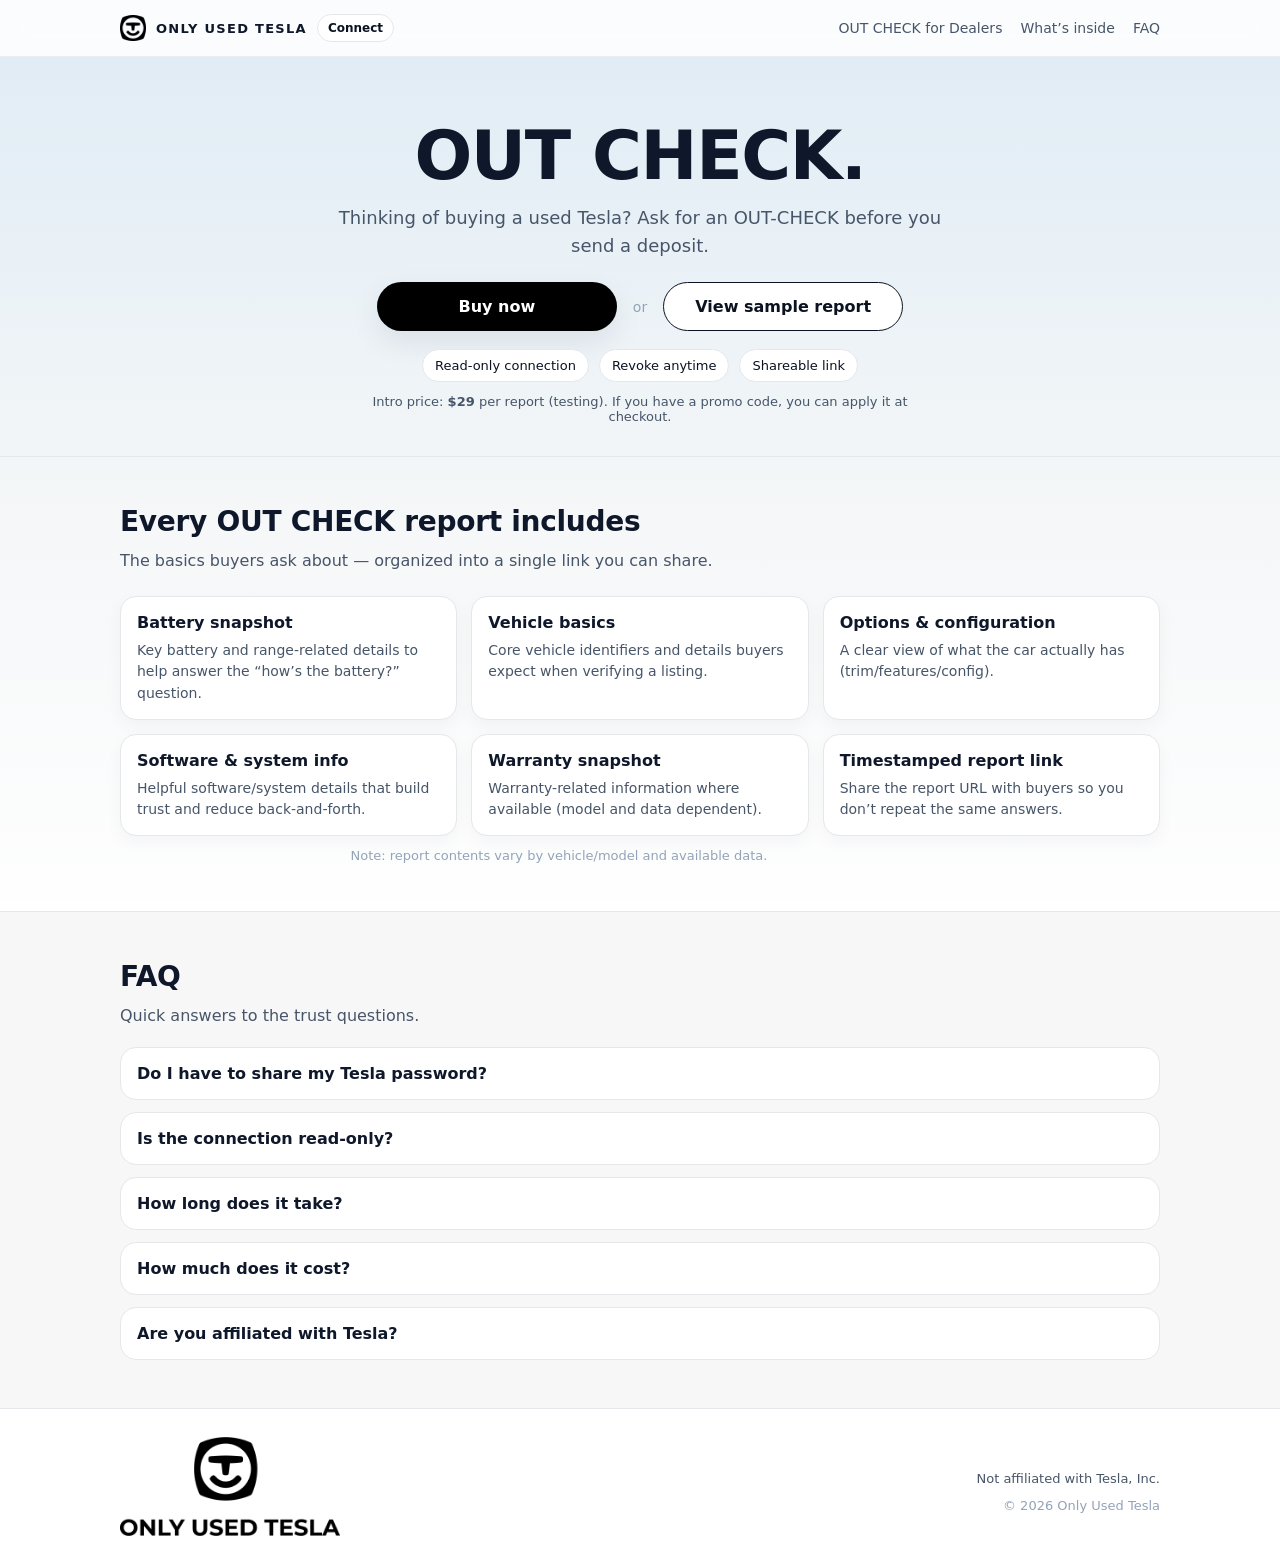
<file: index.html>
<!doctype html>
<html lang="en">
<head>
  <meta charset="utf-8" />
  <meta name="viewport" content="width=device-width,initial-scale=1" />
  <title>OUT CHECK — Tesla report for private sales</title>
  <meta name="description" content="OUT CHECK is a shareable Tesla report you can generate from your vehicle data for private buyers." />

  <link rel="icon" href="assets/icon.png" />
  <link rel="stylesheet" href="assets/styles.css" />
</head>
<body>
  <header class="site-header">
    <div class="container header-inner">
      <a class="brand" href="#top" aria-label="Only Used Tesla">
        <img class="brand-icon" src="assets/icon.png" alt="" />
        <span class="brand-name">ONLY USED TESLA</span>
        <span class="brand-badge">Connect</span>
      </a>

      <nav class="nav">
        <a class="nav-link" href="./dealers.html">OUT CHECK for Dealers</a>
        <a class="nav-link" href="#included">What’s inside</a>
        <a class="nav-link" href="#faq">FAQ</a>
      </nav>
    </div>
  </header>

  <main id="top">
    <section class="hero">
      <div class="container hero-inner">
        <div class="hero-copy">
          <h1 class="hero-title">OUT CHECK.</h1>
          <p class="hero-subtitle">
            Thinking of buying a used Tesla? Ask for an OUT-CHECK before you send a deposit.
          </p>

          <div class="cta-row" role="group" aria-label="Primary actions">
            <a class="btn btn-primary btn-lg"
               href="/connect-progress.html/"
               data-modal-src="/connect-progress.html/">
              Buy now
            </a>

            <span class="cta-or" aria-hidden="true">or</span>

            <a class="btn btn-secondary btn-lg"
               href="/OUT-report/"
               data-modal-src="/OUT-report/">
              View sample report
            </a>
          </div>

          <div class="hero-meta">
            <div class="pill-row" aria-label="Key benefits">
              <span class="pill">Read-only connection</span>
              <span class="pill">Revoke anytime</span>
              <span class="pill">Shareable link</span>
            </div>

            <p class="fineprint">
              Intro price: <strong>$29</strong> per report (testing). If you have a promo code, you can apply it at checkout.
            </p>
          </div>
        </div>
      </div>
    </section>

    <section id="included" class="section">
      <div class="container">
        <h2 class="section-title">Every OUT CHECK report includes</h2>
        <p class="section-subtitle">
          The basics buyers ask about — organized into a single link you can share.
        </p>

        <div class="feature-grid">
          <div class="card">
            <h3 class="card-title">Battery snapshot</h3>
            <p class="card-text">Key battery and range-related details to help answer the “how’s the battery?” question.</p>
          </div>

          <div class="card">
            <h3 class="card-title">Vehicle basics</h3>
            <p class="card-text">Core vehicle identifiers and details buyers expect when verifying a listing.</p>
          </div>

          <div class="card">
            <h3 class="card-title">Options & configuration</h3>
            <p class="card-text">A clear view of what the car actually has (trim/features/config).</p>
          </div>

          <div class="card">
            <h3 class="card-title">Software & system info</h3>
            <p class="card-text">Helpful software/system details that build trust and reduce back-and-forth.</p>
          </div>

          <div class="card">
            <h3 class="card-title">Warranty snapshot</h3>
            <p class="card-text">Warranty-related information where available (model and data dependent).</p>
          </div>

          <div class="card">
            <h3 class="card-title">Timestamped report link</h3>
            <p class="card-text">Share the report URL with buyers so you don’t repeat the same answers.</p>
          </div>
        </div>

        <p class="fineprint subtle">
          Note: report contents vary by vehicle/model and available data.
        </p>
      </div>
    </section>

    <section id="faq" class="section section-muted">
      <div class="container">
        <h2 class="section-title">FAQ</h2>
        <p class="section-subtitle">
          Quick answers to the trust questions.
        </p>

        <div class="faq">
          <details class="faq-item">
            <summary>Do I have to share my Tesla password?</summary>
            <div class="faq-body">
              <p>No. OUT CHECK is designed so you don’t hand over your Tesla account password to a buyer.</p>
            </div>
          </details>

          <details class="faq-item">
            <summary>Is the connection read-only?</summary>
            <div class="faq-body">
              <p>Yes — the goal is verification/reporting, not controlling the vehicle.</p>
            </div>
          </details>

          <details class="faq-item">
            <summary>How long does it take?</summary>
            <div class="faq-body">
              <p>Usually about a minute or two. You connect, then we generate a shareable report link.</p>
            </div>
          </details>

          <details class="faq-item">
            <summary>How much does it cost?</summary>
            <div class="faq-body">
              <p>We’re currently testing pricing. Intro price is <strong>$20</strong> per report.</p>
            </div>
          </details>

          <details class="faq-item">
            <summary>Are you affiliated with Tesla?</summary>
            <div class="faq-body">
              <p>No. OUT CHECK / Only Used Tesla is not affiliated with Tesla, Inc.</p>
            </div>
          </details>
        </div>
      </div>
    </section>

    <footer class="footer">
      <div class="container footer-inner">
        <div class="footer-left">
          <img class="footer-logo" src="assets/logo-wordmark.png" alt="Only Used Tesla" />
        </div>
        <div class="footer-right">
          <p class="fineprint">
            Not affiliated with Tesla, Inc.
          </p>
          <p class="fineprint subtle">
            © <span id="year"></span> Only Used Tesla
          </p>
        </div>
      </div>
    </footer>
  </main>

  <!-- Modal / Lightbox -->
  <div class="modal" id="modal" aria-hidden="true" role="dialog" aria-label="Dialog">
    <div class="modal-backdrop" data-modal-close></div>
    <div class="modal-panel" role="document">
      <button class="modal-close" type="button" aria-label="Close" data-modal-close>×</button>
      <iframe class="modal-iframe" title="Embedded content" src="about:blank"></iframe>
    </div>
  </div>

  <script src="assets/app.js"></script>
</body>
</html>
</file>
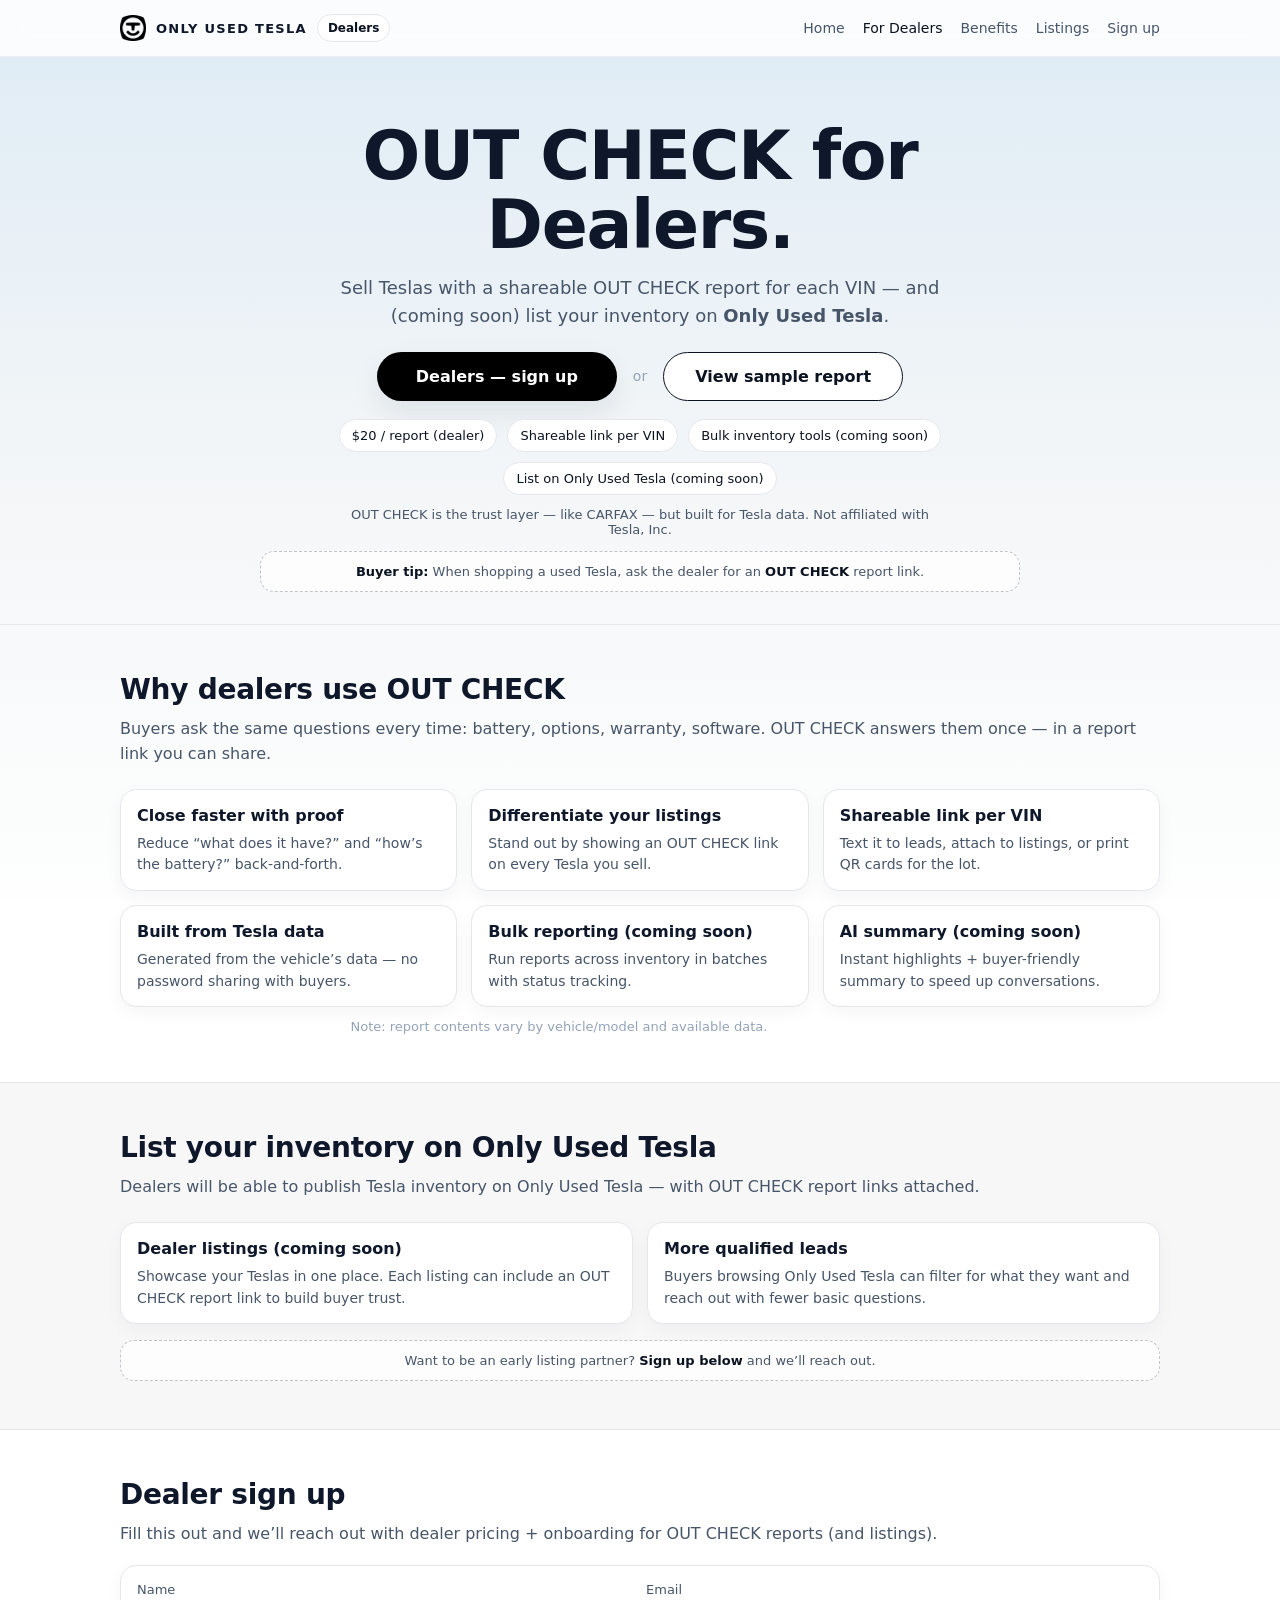
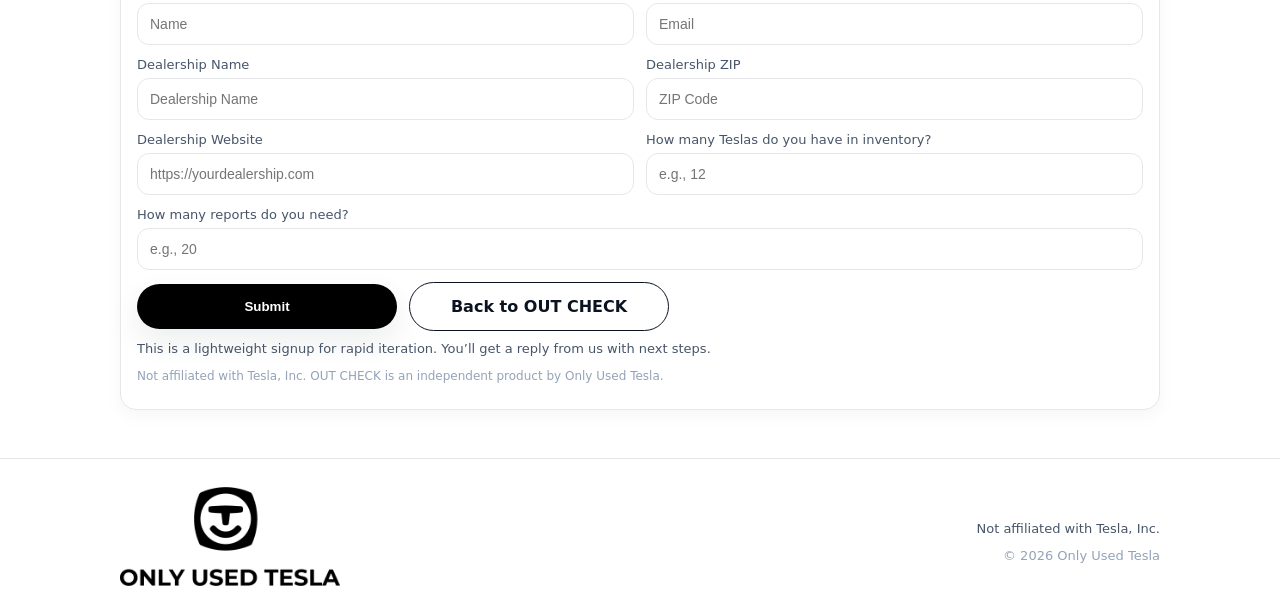
<file: dealers.html>
<!doctype html>
<html lang="en">
<head>
  <meta charset="utf-8" />
  <meta name="viewport" content="width=device-width,initial-scale=1" />
  <title>OUT CHECK for Dealers — Only Used Tesla</title>
  <meta name="description" content="OUT CHECK for Dealers: shareable Tesla reports for your inventory + dealer listings on Only Used Tesla (coming soon)." />

  <link rel="icon" href="assets/icon.png" />
  <link rel="stylesheet" href="assets/styles.css" />

  <!-- Page-only styling (no changes to your existing CSS files) -->
  <style>
    .nav-link[aria-current="page"]{ color: #0b1220; }
    .two-col{ margin-top: 22px; display:grid; grid-template-columns: repeat(2, 1fr); gap: 14px; }
    @media (max-width: 900px){ .two-col{ grid-template-columns: 1fr; } }

    /* Form */
    .form-card{ margin-top: 18px; }
    .form-grid{ display:grid; grid-template-columns: repeat(2, 1fr); gap: 12px; }
    @media (max-width: 900px){ .form-grid{ grid-template-columns: 1fr; } }

    .span-2{ grid-column: span 2; }
    @media (max-width: 900px){ .span-2{ grid-column: auto; } }

    label{ display:block; font-size: 13px; color: var(--muted); margin: 0 0 6px; }
    input{
      width: 100%;
      padding: 12px 12px;
      border: 1px solid var(--border);
      border-radius: 12px;
      font-size: 14px;
      background: #fff;
      color: var(--text);
      outline: none;
    }
    input:focus{ box-shadow: 0 0 0 4px rgba(15, 23, 42, 0.06); }

    .form-actions{ margin-top: 12px; display:flex; gap: 12px; flex-wrap: wrap; align-items:center; }
    .form-actions .btn{ min-width: 260px; }
    .helper{ margin-top: 10px; font-size: 13px; color: var(--muted); max-width: 70ch; }
    .micro{ font-size: 12px; color: #94a3b8; margin-top: 8px; }

    .callout{
      display:flex; align-items:center; justify-content:center;
      padding: 12px 14px;
      border: 1px dashed rgba(15,23,42,0.25);
      border-radius: 14px;
      background: rgba(255,255,255,0.75);
      margin-top: 14px;
      text-align:center;
      color: var(--muted);
      font-size: 13px;
    }
    .callout strong{ color: #0b1220; }
  </style>
</head>
<body>
  <header class="site-header">
    <div class="container header-inner">
      <a class="brand" href="./" aria-label="Only Used Tesla">
        <img class="brand-icon" src="assets/icon.png" alt="" />
        <span class="brand-name">ONLY USED TESLA</span>
        <span class="brand-badge">Dealers</span>
      </a>

      <nav class="nav" aria-label="Primary navigation">
        <a class="nav-link" href="./">Home</a>
        <a class="nav-link" href="./dealers.html" aria-current="page">For Dealers</a>
        <a class="nav-link" href="#benefits">Benefits</a>
        <a class="nav-link" href="#listings">Listings</a>
        <a class="nav-link" href="#signup">Sign up</a>
      </nav>
    </div>
  </header>

  <main id="top">
    <!-- HERO -->
    <section class="hero">
      <div class="container hero-inner">
        <div class="hero-copy">
          <h1 class="hero-title">OUT CHECK for Dealers.</h1>
          <p class="hero-subtitle">
            Sell Teslas with a shareable OUT CHECK report for each VIN — and (coming soon) list your inventory on <strong>Only Used Tesla</strong>.
          </p>

          <div class="cta-row" role="group" aria-label="Primary actions">
            <a class="btn btn-primary btn-lg" href="#signup">Dealers — sign up</a>

            <span class="cta-or" aria-hidden="true">or</span>

            <a class="btn btn-secondary btn-lg"
               href="/OUT-report/"
               data-modal-src="/OUT-report/">
              View sample report
            </a>
          </div>

          <div class="hero-meta">
            <div class="pill-row" aria-label="Dealer highlights">
              <span class="pill">$20 / report (dealer)</span>
              <span class="pill">Shareable link per VIN</span>
              <span class="pill">Bulk inventory tools (coming soon)</span>
              <span class="pill">List on Only Used Tesla (coming soon)</span>
            </div>

            <p class="fineprint">
              OUT CHECK is the trust layer — like CARFAX — but built for Tesla data. Not affiliated with Tesla, Inc.
            </p>

            <div class="callout">
              <span><strong>Buyer tip:</strong> When shopping a used Tesla, ask the dealer for an <strong>OUT CHECK</strong> report link.</span>
            </div>
          </div>
        </div>
      </div>
    </section>

    <!-- BENEFITS -->
    <section id="benefits" class="section">
      <div class="container">
        <h2 class="section-title">Why dealers use OUT CHECK</h2>
        <p class="section-subtitle">
          Buyers ask the same questions every time: battery, options, warranty, software. OUT CHECK answers them once — in a report link you can share.
        </p>

        <div class="feature-grid">
          <div class="card">
            <h3 class="card-title">Close faster with proof</h3>
            <p class="card-text">Reduce “what does it have?” and “how’s the battery?” back-and-forth.</p>
          </div>

          <div class="card">
            <h3 class="card-title">Differentiate your listings</h3>
            <p class="card-text">Stand out by showing an OUT CHECK link on every Tesla you sell.</p>
          </div>

          <div class="card">
            <h3 class="card-title">Shareable link per VIN</h3>
            <p class="card-text">Text it to leads, attach to listings, or print QR cards for the lot.</p>
          </div>

          <div class="card">
            <h3 class="card-title">Built from Tesla data</h3>
            <p class="card-text">Generated from the vehicle’s data — no password sharing with buyers.</p>
          </div>

          <div class="card">
            <h3 class="card-title">Bulk reporting (coming soon)</h3>
            <p class="card-text">Run reports across inventory in batches with status tracking.</p>
          </div>

          <div class="card">
            <h3 class="card-title">AI summary (coming soon)</h3>
            <p class="card-text">Instant highlights + buyer-friendly summary to speed up conversations.</p>
          </div>
        </div>

        <p class="fineprint subtle">
          Note: report contents vary by vehicle/model and available data.
        </p>
      </div>
    </section>

    <!-- LISTINGS -->
    <section id="listings" class="section section-muted">
      <div class="container">
        <h2 class="section-title">List your inventory on Only Used Tesla</h2>
        <p class="section-subtitle">
          Dealers will be able to publish Tesla inventory on Only Used Tesla — with OUT CHECK report links attached.
        </p>

        <div class="two-col">
          <div class="card">
            <h3 class="card-title">Dealer listings (coming soon)</h3>
            <p class="card-text">
              Showcase your Teslas in one place. Each listing can include an OUT CHECK report link to build buyer trust.
            </p>
          </div>

          <div class="card">
            <h3 class="card-title">More qualified leads</h3>
            <p class="card-text">
              Buyers browsing Only Used Tesla can filter for what they want and reach out with fewer basic questions.
            </p>
          </div>
        </div>

        <div class="callout" style="margin-top: 16px;">
          <span>Want to be an early listing partner? <strong>Sign up below</strong> and we’ll reach out.</span>
        </div>
      </div>
    </section>

    <!-- SIGNUP -->
    <section id="signup" class="section">
      <div class="container">
        <h2 class="section-title">Dealer sign up</h2>
        <p class="section-subtitle">
          Fill this out and we’ll reach out with dealer pricing + onboarding for OUT CHECK reports (and listings).
        </p>

        <div class="card form-card">
          <form id="dealerSignupForm">
            <div class="form-grid">
              <div>
                <label for="name">Name</label>
                <input id="name" name="name" type="text" placeholder="Name" required />
              </div>

              <div>
                <label for="email">Email</label>
                <input id="email" name="email" type="email" placeholder="Email" required />
              </div>

              <div>
                <label for="dealershipName">Dealership Name</label>
                <input id="dealershipName" name="dealershipName" type="text" placeholder="Dealership Name" required />
              </div>

              <div>
                <label for="zip">Dealership ZIP</label>
                <input id="zip" name="zip" type="text" inputmode="numeric" placeholder="ZIP Code" required />
              </div>

              <div>
                <label for="website">Dealership Website</label>
                <input id="website" name="website" type="url" placeholder="https://yourdealership.com" />
              </div>

              <div>
                <label for="inventoryCount">How many Teslas do you have in inventory?</label>
                <input id="inventoryCount" name="inventoryCount" type="number" min="0" step="1" placeholder="e.g., 12" required />
              </div>

              <div class="span-2">
                <label for="reportsNeeded">How many reports do you need?</label>
                <input id="reportsNeeded" name="reportsNeeded" type="number" min="0" step="1" placeholder="e.g., 20" required />
              </div>
            </div>

            <div class="form-actions">
              <button class="btn btn-primary btn-lg" type="submit">Submit</button>
              <a class="btn btn-secondary btn-lg" href="./">Back to OUT CHECK</a>
            </div>

            <p class="helper">
              This is a lightweight signup for rapid iteration. You’ll get a reply from us with next steps.
            </p>
            <p class="micro">
              Not affiliated with Tesla, Inc. OUT CHECK is an independent product by Only Used Tesla.
            </p>
          </form>
        </div>
      </div>
    </section>

    <footer class="footer">
      <div class="container footer-inner">
        <div class="footer-left">
          <img class="footer-logo" src="assets/logo-wordmark.png" alt="Only Used Tesla" />
        </div>
        <div class="footer-right">
          <p class="fineprint">
            Not affiliated with Tesla, Inc.
          </p>
          <p class="fineprint subtle">
            © <span id="year"></span> Only Used Tesla
          </p>
        </div>
      </div>
    </footer>
  </main>

  <!-- Modal / Lightbox -->
  <div class="modal" id="modal" aria-hidden="true" role="dialog" aria-label="Dialog">
    <div class="modal-backdrop" data-modal-close></div>
    <div class="modal-panel" role="document">
      <button class="modal-close" type="button" aria-label="Close" data-modal-close>×</button>
      <iframe class="modal-iframe" title="Embedded content" src="about:blank"></iframe>
    </div>
  </div>

  <script src="assets/app.js"></script>
  <script>
    // Static-site signup: opens a prefilled email. Swap this with a real backend endpoint later.
    (function(){
      const form = document.getElementById('dealerSignupForm');
      if (!form) return;

      form.addEventListener('submit', function(e){
        e.preventDefault();

        const get = (id) => (document.getElementById(id)?.value || '').trim();

        const payload = {
          name: get('name'),
          email: get('email'),
          dealershipName: get('dealershipName'),
          zip: get('zip'),
          website: get('website'),
          inventoryCount: get('inventoryCount'),
          reportsNeeded: get('reportsNeeded')
        };

        // TODO: change this inbox to your preferred email.
        const to = 'hello@onlyusedtesla.com';

        const subject = encodeURIComponent('OUT CHECK — Dealer signup');
        const body = encodeURIComponent(
          `Name: ${payload.name}\n` +
          `Email: ${payload.email}\n` +
          `Dealership: ${payload.dealershipName}\n` +
          `ZIP: ${payload.zip}\n` +
          `Website: ${payload.website}\n` +
          `Teslas in inventory: ${payload.inventoryCount}\n` +
          `Reports needed: ${payload.reportsNeeded}\n`
        );

        window.location.href = `mailto:${to}?subject=${subject}&body=${body}`;
      });
    })();
  </script>
</body>
</html>
</file>
<file: assets/styles.css>
:root{
  --bg: #ffffff;
  --bg-gradient: linear-gradient(180deg, #deebf5 0px, #f5f7f8 520px, #ffffff 960px);
  --bg-muted: #f7f7f8;
  --text: #0f172a;
  --muted: #475569;
  --border: #e5e7eb;
  --shadow: 0 12px 30px rgba(15, 23, 42, 0.08);
  --radius: 16px;
}

*{ box-sizing: border-box; }
html,body{ height: 100%; }
body{
  margin: 0;
  font-family: ui-sans-serif, system-ui, -apple-system, Segoe UI, Roboto, Helvetica, Arial, "Apple Color Emoji","Segoe UI Emoji";
  color: var(--text);
  background-color: var(--bg);
  background-image: var(--bg-gradient);
  background-repeat: no-repeat;
  -webkit-font-smoothing: antialiased;
  text-rendering: optimizeLegibility;
}

a{ color: inherit; text-decoration: none; }
a:hover{ text-decoration: none; }

.container{
  width: min(1040px, calc(100% - 48px));
  margin: 0 auto;
}

/* Header */
.site-header{
  position: sticky;
  top: 0;
  z-index: 50;
  background: rgba(255,255,255,0.85);
  backdrop-filter: blur(12px);
  border-bottom: 1px solid rgba(229,231,235,0.7);
}
.header-inner{
  display:flex;
  align-items:center;
  justify-content:space-between;
  padding: 14px 0;
  gap: 16px;
}
.brand{
  display:flex;
  align-items:center;
  gap: 10px;
  font-weight: 800;
  letter-spacing: 0.08em;
  text-transform: uppercase;
  white-space: nowrap;
}
.brand-icon{
  width: 26px;
  height: 26px;
  border-radius: 8px;
}
.brand-name{
  font-size: 13px;
}
.brand-badge{
  font-size: 12px;
  letter-spacing: normal;
  text-transform: none;
  padding: 6px 10px;
  border-radius: 999px;
  border: 1px solid var(--border);
  color: #0b1220;
  background: #fff;
}

.nav{
  display:flex;
  align-items:center;
  gap: 18px;
}
.nav-link{
  font-size: 14px;
  color: var(--muted);
}
.nav-link:hover{
  color: #0b1220;
}

/* Hero */
.hero{
  padding: 64px 0 32px;
}
.hero-inner{
  display:flex;
  justify-content:center;
}
.hero-copy{
  text-align:center;
  width: min(760px, 100%);
}
.hero-title{
  margin: 0;
  font-size: clamp(44px, 6vw, 68px);
  line-height: 1.02;
  letter-spacing: -0.02em;
}
.hero-subtitle{
  margin: 14px auto 0;
  color: var(--muted);
  font-size: 18px;
  line-height: 1.55;
  max-width: 56ch;
}

.cta-row{
  margin-top: 22px;
  display:flex;
  align-items:center;
  justify-content:center;
  gap: 16px;
  flex-wrap: wrap;
}

.cta-or{
  color: #94a3b8;
  font-size: 14px;
}

.btn{
  display:inline-flex;
  align-items:center;
  justify-content:center;
  border-radius: 999px;
  border: 1px solid transparent;
  padding: 12px 18px;
  font-weight: 700;
  cursor: pointer;
  transition: transform .08s ease, box-shadow .15s ease, background .15s ease, border-color .15s ease;
  user-select:none;
  text-align:center;
  min-width: 220px;
}
.btn:active{
  transform: translateY(1px);
}

.btn-lg{
  padding: 14px 22px;
  min-width: 240px;
}

.btn-primary{
  background: #000;
  color: #fff;
  box-shadow: var(--shadow);
}
.btn-primary:hover{
  box-shadow: 0 16px 40px rgba(0,0,0,0.18);
}

.btn-secondary{
  background: #fff;
  color: #0b1220;
  border-color: #0b1220;
}
.btn-secondary:hover{
  background: #f3f4f6;
}

.hero-meta{
  margin-top: 18px;
}

.pill-row{
  display:flex;
  justify-content:center;
  gap: 10px;
  flex-wrap: wrap;
}
.pill{
  display:inline-flex;
  align-items:center;
  gap: 8px;
  padding: 8px 12px;
  border: 1px solid var(--border);
  border-radius: 999px;
  color: #0b1220;
  background: #fff;
  font-size: 13px;
}

.fineprint{
  margin: 12px auto 0;
  font-size: 13px;
  color: var(--muted);
  max-width: 70ch;
}
.subtle{
  color: #94a3b8;
}

/* Sections */
.section{
  padding: 48px 0;
  border-top: 1px solid var(--border);
}
.section-muted{
  background: var(--bg-muted);
}
.section-title{
  margin: 0;
  font-size: 28px;
  letter-spacing: -0.01em;
}
.section-subtitle{
  margin: 10px 0 0;
  color: var(--muted);
  line-height: 1.6;
}

.feature-grid{
  margin-top: 22px;
  display:grid;
  grid-template-columns: repeat(3, 1fr);
  gap: 14px;
}
.card{
  background: #fff;
  border: 1px solid var(--border);
  border-radius: var(--radius);
  padding: 16px 16px 14px;
  box-shadow: 0 6px 18px rgba(15, 23, 42, 0.04);
}
.card-title{
  margin: 0;
  font-size: 16px;
}
.card-text{
  margin: 8px 0 0;
  color: var(--muted);
  font-size: 14px;
  line-height: 1.55;
}

/* FAQ */
.faq{
  margin-top: 18px;
  display:flex;
  flex-direction: column;
  gap: 12px;
}
.faq-item{
  background:#fff;
  border: 1px solid var(--border);
  border-radius: var(--radius);
  padding: 0;
  overflow: hidden;
}
.faq-item summary{
  cursor:pointer;
  list-style:none;
  padding: 16px 16px;
  font-weight: 700;
}
.faq-item summary::-webkit-details-marker{ display:none; }
.faq-body{
  border-top: 1px solid var(--border);
  padding: 14px 16px 16px;
  color: var(--muted);
  line-height: 1.6;
}
.faq-body p{ margin: 0; }

/* Footer */
.footer{
  border-top: 1px solid var(--border);
  padding: 28px 0;
}
.footer-inner{
  display:flex;
  align-items:center;
  justify-content:space-between;
  gap: 18px;
}
.footer-logo{
  width: 220px;
  height: auto;
  display:block;
}
.footer-right{
  text-align:right;
}

/* Modal */
.modal{
  position: fixed;
  inset: 0;
  display:none;
  z-index: 1000;
}
.modal[aria-hidden="false"]{
  display:block;
}
.modal-backdrop{
  position:absolute;
  inset:0;
  background: rgba(15, 23, 42, 0.55);
}
.modal-panel{
  position: relative;
  width: min(1000px, calc(100% - 28px));
  height: min(82vh, 760px);
  margin: 9vh auto 0;
  background:#fff;
  border-radius: 18px;
  box-shadow: 0 30px 80px rgba(0,0,0,0.35);
  overflow:hidden;
}
.modal-iframe{
  width: 100%;
  height: 100%;
  border: 0;
}
.modal-close{
  position:absolute;
  top: 10px;
  right: 12px;
  width: 38px;
  height: 38px;
  border-radius: 999px;
  border: 1px solid rgba(229,231,235,0.9);
  background: rgba(255,255,255,0.9);
  font-size: 22px;
  line-height: 1;
  cursor:pointer;
  display:flex;
  align-items:center;
  justify-content:center;
}
.modal-close:hover{
  background:#fff;
}

/* Responsive */
@media (max-width: 900px){
  .feature-grid{ grid-template-columns: repeat(2, 1fr); }
}

@media (max-width: 640px){
  .container{ width: calc(100% - 28px); }
  .header-inner{ padding: 12px 0; }
  .brand-name{ display:none; } /* keep header clean on mobile */
  .hero{ padding: 54px 0 26px; }
  .btn, .btn-lg{ min-width: 100%; }
  .cta-or{ display:none; }
  .footer-inner{ flex-direction: column; align-items:flex-start; }
  .footer-right{ text-align:left; }
  .feature-grid{ grid-template-columns: 1fr; }
  .modal-panel{ height: 86vh; margin-top: 6vh; }
}
</file>
